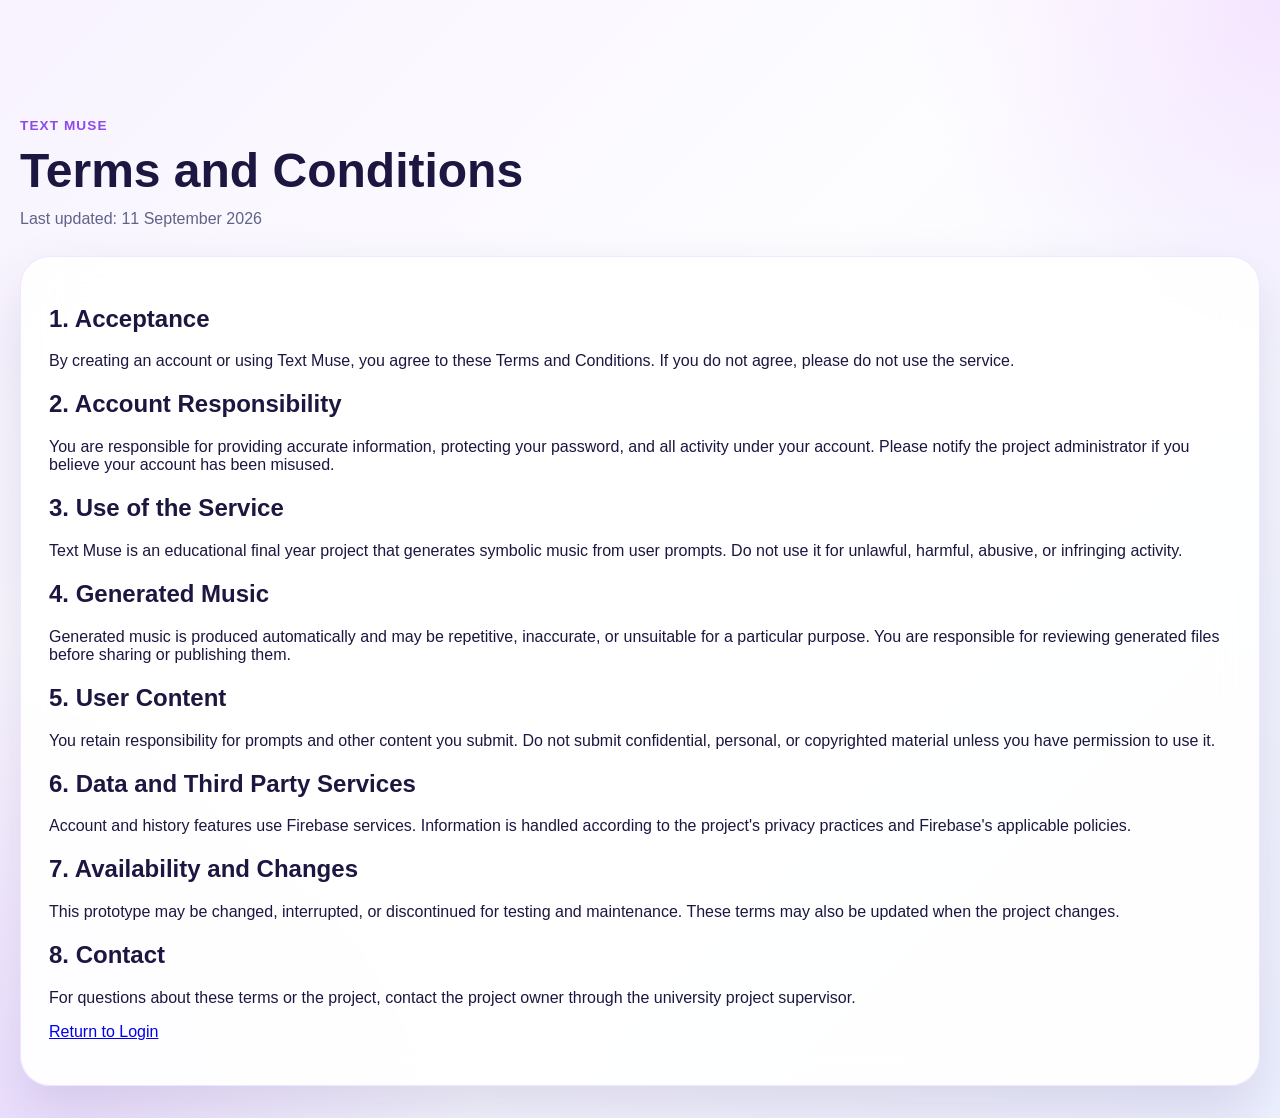
<file: web/frontend/terms.html>
<!DOCTYPE html>
<html lang="en">
<head>
  <meta charset="UTF-8" />
  <meta name="viewport" content="width=device-width, initial-scale=1.0" />
  <title>Text Muse | Terms and Conditions</title>
  <link rel="stylesheet" href="assets/css/style.css" />
</head>
<body>
  <main class="app-shell page-shell">
    <header class="app-header">
      <p class="section-kicker">Text Muse</p>
      <h1>Terms and Conditions</h1>
      <p class="header-copy">Last updated: 11 September 2026</p>
    </header>

    <section class="library-card card terms-content">
      <h2>1. Acceptance</h2>
      <p>By creating an account or using Text Muse, you agree to these Terms and Conditions. If you do not agree, please do not use the service.</p>

      <h2>2. Account Responsibility</h2>
      <p>You are responsible for providing accurate information, protecting your password, and all activity under your account. Please notify the project administrator if you believe your account has been misused.</p>

      <h2>3. Use of the Service</h2>
      <p>Text Muse is an educational final year project that generates symbolic music from user prompts. Do not use it for unlawful, harmful, abusive, or infringing activity.</p>

      <h2>4. Generated Music</h2>
      <p>Generated music is produced automatically and may be repetitive, inaccurate, or unsuitable for a particular purpose. You are responsible for reviewing generated files before sharing or publishing them.</p>

      <h2>5. User Content</h2>
      <p>You retain responsibility for prompts and other content you submit. Do not submit confidential, personal, or copyrighted material unless you have permission to use it.</p>

      <h2>6. Data and Third Party Services</h2>
      <p>Account and history features use Firebase services. Information is handled according to the project's privacy practices and Firebase's applicable policies.</p>

      <h2>7. Availability and Changes</h2>
      <p>This prototype may be changed, interrupted, or discontinued for testing and maintenance. These terms may also be updated when the project changes.</p>

      <h2>8. Contact</h2>
      <p>For questions about these terms or the project, contact the project owner through the university project supervisor.</p>

      <p><a href="login.html">Return to Login</a></p>
    </section>
  </main>
</body>
</html>
</file>
<file: web/frontend/assets/css/style.css>
:root {
  --bg-main: linear-gradient(135deg, #f8f3ff 0%, #fdfdff 45%, #eef2ff 100%);
  --panel: rgba(255, 255, 255, 0.9);
  --panel-border: rgba(155, 107, 255, 0.16);
  --soft-border: rgba(75, 39, 137, 0.12);
  --text-strong: #1b1740;
  --text-body: #5f6386;
  --text-soft: #8f93b3;
  --accent-strong: #7b16ff;
  --accent-fade: linear-gradient(135deg, #c126ff 0%, #7b16ff 100%);
  --chip-bg: #eef2fb;
  --shadow-xl: 0 28px 60px rgba(47, 22, 103, 0.14);
  --shadow-md: 0 14px 32px rgba(45, 20, 88, 0.1);
  --radius-xl: 30px;
  --radius-lg: 22px;
}

* {
  box-sizing: border-box;
}

body {
  margin: 0;
  min-height: 100vh;
  font-family: "Roboto Condensed", "Outfit", Arial, sans-serif;
  color: var(--text-strong);
  background:
    radial-gradient(circle at top right, rgba(194, 38, 255, 0.1), transparent 22%),
    radial-gradient(circle at bottom left, rgba(123, 22, 255, 0.12), transparent 28%),
    var(--bg-main);
}

button,
input,
a {
  font: inherit;
}

button {
  border: 0;
}

.app-shell {
  width: min(1240px, calc(100% - 32px));
  margin: 0 auto;
  padding: 118px 0 32px;
}

.site-navbar {
  align-items: center;
  display: flex;
  justify-content: space-between;
  left: 0;
  padding: 22px 42px;
  position: fixed;
  right: 0;
  top: 0;
  transition: transform 0.28s ease;
  z-index: 20;
}

.site-navbar.nav-hidden {
  transform: translateY(-110%);
}

.site-navbar::before {
  background: rgba(18, 16, 42, 0.9);
  border: 1px solid rgba(255, 255, 255, 0.08);
  border-radius: 0 0 24px 24px;
  box-shadow: 0 16px 34px rgba(18, 16, 42, 0.22);
  content: "";
  inset: 0;
  position: absolute;
  backdrop-filter: blur(18px);
}

.site-brand,
.site-nav {
  position: relative;
  z-index: 1;
}

.site-brand {
  color: #ffffff;
  font-size: clamp(2rem, 4vw, 3.2rem);
  font-weight: 800;
  letter-spacing: 0.04em;
  line-height: 1;
  text-decoration: none;
  text-shadow:
    0 2px 4px rgba(6, 9, 28, 0.7),
    0 10px 24px rgba(6, 9, 28, 0.42),
    0 0 18px rgba(190, 132, 255, 0.32);
}

.site-nav {
  align-items: center;
  display: flex;
  gap: 12px;
}

.site-nav-link,
.site-nav-button {
  align-items: center;
  border: 0;
  border-radius: 14px;
  display: inline-flex;
  font: inherit;
  font-weight: 800;
  justify-content: center;
  min-height: 44px;
  padding: 0 18px;
  text-decoration: none;
  transition: background 0.2s ease, box-shadow 0.2s ease, color 0.2s ease, transform 0.2s ease;
}

.site-nav-link {
  color: rgba(255, 255, 255, 0.76);
}

.site-nav-link:hover,
.site-nav-link.active {
  background: rgba(255, 255, 255, 0.12);
  color: #ffffff;
}

.site-nav-button {
  background: var(--accent-fade);
  box-shadow: 0 14px 24px rgba(123, 22, 255, 0.18);
  color: #ffffff;
  cursor: pointer;
}

.site-nav-button:hover {
  box-shadow: 0 18px 30px rgba(123, 22, 255, 0.24);
  transform: translateY(-1px);
}

.site-user-email {
  color: rgba(255, 255, 255, 0.82);
  font-weight: 700;
  max-width: 220px;
  overflow: hidden;
  text-overflow: ellipsis;
  white-space: nowrap;
}

.app-header {
  margin-bottom: 22px;
}

.section-kicker,
.group-title {
  margin: 0;
  font-size: 0.85rem;
  text-transform: uppercase;
  letter-spacing: 0.08em;
  font-weight: 600;
  color: #8d49ec;
}

.app-header h1 {
  margin: 10px 0 8px;
  font-size: clamp(2rem, 4vw, 3rem);
}

.header-copy {
  margin: 0;
  max-width: 640px;
  color: var(--text-body);
  line-height: 1.6;
}

.workspace-grid {
  display: grid;
  grid-template-columns: minmax(0, 1.25fr) minmax(320px, 0.9fr);
  gap: 24px;
  align-items: start;
}

.card {
  background: var(--panel);
  border: 1px solid var(--panel-border);
  border-radius: var(--radius-xl);
  box-shadow: var(--shadow-xl);
  backdrop-filter: blur(18px);
}

.assistant-panel {
  overflow: hidden;
}

.card-head {
  display: flex;
  align-items: center;
  gap: 16px;
  padding: 24px 28px;
  border-bottom: 1px solid rgba(132, 117, 198, 0.12);
  background: linear-gradient(180deg, rgba(255, 236, 247, 0.8), rgba(255, 255, 255, 0.74));
}

.avatar-badge,
.player-icon {
  display: grid;
  place-items: center;
  border-radius: 50%;
  background: linear-gradient(135deg, #ff5db0, #8c2eff);
  color: #ffffff;
}

.avatar-badge {
  width: 54px;
  height: 54px;
  font-size: 1.3rem;
}

.card-head h2,
.player-card h2 {
  margin: 6px 0 0;
  font-size: clamp(1.35rem, 2vw, 1.85rem);
}

.chat-window {
  min-height: 260px;
  max-height: 260px;
  overflow-y: auto;
  padding: 20px 28px 12px;
  background:
    linear-gradient(180deg, rgba(247, 248, 255, 0.98), rgba(242, 246, 255, 0.92));
}

.chat-window::-webkit-scrollbar {
  width: 10px;
}

.chat-window::-webkit-scrollbar-thumb {
  background: linear-gradient(180deg, #5f5881, #1f1b39);
  border-radius: 999px;
}

.message {
  max-width: 88%;
  padding: 18px 18px 14px;
  border-radius: 22px;
  margin-bottom: 14px;
  line-height: 1.6;
  box-shadow: var(--shadow-md);
}

.message p {
  margin: 0;
}

.message.bot {
  background: #ffffff;
  border-top-left-radius: 12px;
}

.message.user {
  margin-left: auto;
  background: linear-gradient(135deg, #8c2eff, #cb32ff);
  color: #ffffff;
  border-top-right-radius: 12px;
}

.time-stamp {
  display: block;
  margin-top: 10px;
  color: var(--text-soft);
  font-size: 0.82rem;
}

.message.user .time-stamp {
  color: rgba(255, 255, 255, 0.78);
}

.prompt-groups {
  padding: 20px 28px 10px;
}

.prompt-groups > div + div {
  margin-top: 16px;
}

.group-title {
  margin-bottom: 12px;
  color: var(--text-body);
}

.chip-row {
  display: flex;
  flex-wrap: wrap;
  gap: 10px;
}

.chip {
  padding: 10px 16px;
  border-radius: 999px;
  background: var(--chip-bg);
  color: #556086;
  font-weight: 600;
  cursor: pointer;
  transition: background 0.2s ease, color 0.2s ease, transform 0.2s ease;
}

.chip:hover,
.chip.selected {
  background: rgba(160, 0, 255, 0.12);
  color: #7f17ff;
  transform: translateY(-1px);
}

.composer-form {
  display: grid;
  grid-template-columns: 1fr 72px;
  gap: 14px;
  padding: 18px 28px 10px;
}

.composer-form input {
  min-height: 60px;
  border-radius: 18px;
  border: 1px solid rgba(132, 117, 198, 0.16);
  background: #eef3fb;
  padding: 0 20px;
  font-size: 1.05rem;
  color: var(--text-strong);
  outline: none;
}

.composer-form button,
.generate-button,
.download-button {
  border-radius: 18px;
  cursor: pointer;
  transition: transform 0.2s ease, box-shadow 0.2s ease, opacity 0.2s ease;
}

.composer-form button:hover,
.generate-button:hover,
.download-button:hover {
  transform: translateY(-1px);
}

.composer-form button {
  color: #ffffff;
  background: linear-gradient(135deg, #cf7cff, #9441ff);
  box-shadow: 0 16px 30px rgba(160, 0, 255, 0.22);
  font-size: 1.3rem;
}

.status-line {
  margin: 0;
  padding: 0 28px 26px;
  color: var(--text-body);
  line-height: 1.5;
}

.status-line.error {
  color: #d53d72;
}

.player-card {
  min-height: 100%;
  padding: 28px;
  display: flex;
  flex-direction: column;
  text-align: center;
}

.player-icon {
  width: 96px;
  height: 96px;
  margin: 0 auto 24px;
  font-size: 2.3rem;
  background: rgba(160, 0, 255, 0.12);
  color: var(--accent-strong);
  box-shadow: inset 0 0 0 1px rgba(160, 0, 255, 0.06);
}

.player-card p {
  margin: 0;
  color: var(--text-body);
  line-height: 1.65;
}

.player-card h2 {
  margin: 10px 0 14px;
}

.player-widget {
  margin: 22px 0 8px;
  padding: 16px;
  border-radius: 20px;
  background: #f4f2fb;
  border: 1px solid var(--soft-border);
}

.player-toggle {
  min-width: 180px;
  min-height: 50px;
  padding: 0 20px;
  border-radius: 16px;
  cursor: pointer;
  font-weight: 700;
  color: #ffffff;
  background: var(--accent-fade);
  box-shadow: 0 14px 24px rgba(123, 22, 255, 0.18);
}

.player-toggle:disabled {
  opacity: 0.6;
  cursor: wait;
}

.player-caption {
  margin-top: 12px !important;
  color: var(--text-soft) !important;
  font-size: 0.95rem;
}

.result-meta {
  display: grid;
  grid-template-columns: repeat(2, minmax(0, 1fr));
  gap: 12px;
  margin: 28px 0 18px;
  text-align: left;
}

.result-meta div {
  padding: 14px 16px;
  border-radius: 18px;
  background: #f4f2fb;
  border: 1px solid var(--soft-border);
}

.result-meta span {
  display: block;
  color: var(--text-soft);
  font-size: 0.82rem;
  text-transform: uppercase;
  letter-spacing: 0.07em;
  margin-bottom: 8px;
}

.result-meta strong {
  font-size: 1rem;
}

.latest-run {
  margin-bottom: 22px;
}

.player-actions {
  display: flex;
  flex-direction: column;
  gap: 12px;
  align-items: center;
  margin-top: auto;
}

.library-card {
  margin-top: 24px;
  padding: 28px;
}

.library-head {
  display: flex;
  align-items: center;
  justify-content: space-between;
  gap: 16px;
}

.library-head h2 {
  margin: 6px 0 0;
  font-size: clamp(1.35rem, 2vw, 1.85rem);
}

.library-copy {
  margin: 12px 0 20px;
  color: var(--text-body);
}

.library-refresh {
  min-height: 44px;
  padding: 0 18px;
  border-radius: 14px;
  cursor: pointer;
  font-weight: 700;
  color: #7f17ff;
  background: rgba(160, 0, 255, 0.08);
}

.library-list {
  display: grid;
  gap: 14px;
}

.library-item {
  display: grid;
  grid-template-columns: minmax(0, 1fr) auto;
  gap: 16px;
  align-items: center;
  padding: 20px;
  border-radius: 20px;
  background: #f4f2fb;
  border: 1px solid var(--soft-border);
  transition: border-color 0.2s ease, box-shadow 0.2s ease, transform 0.2s ease;
}

.library-item:hover {
  border-color: rgba(123, 22, 255, 0.24);
  box-shadow: var(--shadow-md);
  transform: translateY(-1px);
}

.library-item-main {
  min-width: 0;
}

.library-title-row {
  align-items: center;
  display: flex;
  flex-wrap: wrap;
  gap: 10px;
  margin-bottom: 8px;
}

.library-item h3 {
  margin: 0;
  font-size: 1.05rem;
  overflow: hidden;
  text-overflow: ellipsis;
  white-space: nowrap;
}

.library-emotion {
  border-radius: 999px;
  background: rgba(160, 0, 255, 0.1);
  color: #7f17ff;
  font-size: 0.82rem;
  font-weight: 800;
  padding: 6px 10px;
  text-transform: uppercase;
}

.library-item p {
  margin: 0;
  color: var(--text-body);
  line-height: 1.55;
}

.library-prompt {
  display: -webkit-box;
  max-width: 780px;
  overflow: hidden;
  -webkit-box-orient: vertical;
  -webkit-line-clamp: 2;
}

.library-meta {
  margin-top: 8px !important;
  color: var(--text-soft) !important;
  font-size: 0.88rem;
}

.library-tags {
  display: flex;
  flex-wrap: wrap;
  gap: 8px;
  margin-top: 12px;
}

.library-tags span {
  border: 1px solid rgba(132, 117, 198, 0.14);
  border-radius: 999px;
  color: var(--text-soft);
  font-size: 0.84rem;
  font-weight: 700;
  padding: 6px 10px;
}

.library-actions {
  display: flex;
  flex-wrap: wrap;
  gap: 10px;
  justify-content: flex-end;
}

.library-button,
.library-link,
.library-danger {
  min-height: 42px;
  padding: 0 16px;
  border-radius: 14px;
  display: inline-flex;
  align-items: center;
  justify-content: center;
  text-decoration: none;
  font-weight: 700;
  white-space: nowrap;
}

.library-button {
  cursor: pointer;
  color: #ffffff;
  background: var(--accent-fade);
}

.library-link {
  color: #7f17ff;
  background: rgba(160, 0, 255, 0.08);
  border: 0;
  cursor: pointer;
}

.library-danger {
  background: #d53d72;
  border: 0;
  box-shadow: 0 10px 18px rgba(213, 61, 114, 0.18);
  color: #ffffff;
  cursor: pointer;
}

.library-danger:hover {
  background: #b72f5f;
}

.library-empty {
  margin: 0;
  padding: 18px 20px;
  border-radius: 20px;
  background: #f4f2fb;
  border: 1px dashed var(--soft-border);
  color: var(--text-body);
}

.generate-button,
.download-button {
  min-width: 210px;
  min-height: 58px;
  padding: 0 24px;
  text-decoration: none;
  font-weight: 700;
}

.generate-button {
  color: #ffffff;
  background: var(--accent-fade);
  box-shadow: 0 20px 34px rgba(123, 22, 255, 0.24);
}

.generate-button:disabled {
  opacity: 0.6;
  cursor: wait;
}

.download-button {
  display: inline-flex;
  align-items: center;
  justify-content: center;
  color: #7f17ff;
  background: rgba(160, 0, 255, 0.08);
}

.hidden {
  display: none;
}

@media (max-width: 900px) {
  .workspace-grid,
  .result-meta {
    grid-template-columns: 1fr;
  }
}

@media (max-width: 640px) {
  .app-shell {
    width: min(100% - 20px, 1240px);
    padding-top: 154px;
  }

  .site-navbar {
    align-items: flex-start;
    display: grid;
    gap: 14px;
    padding: 18px 20px;
  }

  .site-brand {
    font-size: 2rem;
  }

  .site-nav {
    flex-wrap: wrap;
  }

  .site-nav-link,
  .site-nav-button {
    min-height: 40px;
    padding: 0 14px;
  }

  .card-head,
  .prompt-groups,
  .composer-form,
  .status-line,
  .player-card {
    padding-left: 18px;
    padding-right: 18px;
  }

  .chat-window {
    padding-left: 18px;
    padding-right: 18px;
  }

  .composer-form {
    grid-template-columns: 1fr;
  }

  .composer-form button,
  .generate-button,
  .download-button,
  .library-refresh {
    width: 100%;
  }

  .library-head,
  .library-item {
    grid-template-columns: 1fr;
  }

  .library-actions {
    justify-content: stretch;
  }
}

.auth-page {
  display: grid;
  min-height: 100vh;
  overflow: hidden;
  padding: 24px;
  place-items: center;
  position: relative;
}

.auth-page::before {
  background:
    linear-gradient(rgba(9, 11, 30, 0.54), rgba(9, 11, 30, 0.66)),
    url("../img/muse_chat.jpg") center / cover no-repeat;
  content: "";
  filter: blur(6px);
  inset: -12px;
  position: absolute;
  transform: scale(1.03);
}

.auth-page::after {
  background: radial-gradient(circle at 50% 24%, rgba(255, 255, 255, 0.16), transparent 34%);
  content: "";
  inset: 0;
  position: absolute;
}

.auth-panel {
  background: rgba(255, 255, 255, 0.9);
  border: 1px solid rgba(255, 255, 255, 0.62);
  border-radius: 24px;
  box-shadow: 0 26px 70px rgba(9, 11, 30, 0.34);
  padding: 34px;
  position: relative;
  width: min(100%, 430px);
  z-index: 1;
}

.auth-panel h1 {
  font-size: 2.6rem;
  line-height: 1;
  margin: 10px 0 12px;
}

.auth-panel .muted {
  color: var(--text-body);
  line-height: 1.55;
  margin: 0 0 20px;
}

.auth-panel label {
  color: var(--text-strong);
  display: block;
  font-weight: 700;
  margin: 16px 0 8px;
}

.auth-panel input {
  background: rgba(255, 255, 255, 0.92);
  border: 1px solid rgba(132, 117, 198, 0.2);
  border-radius: 16px;
  color: var(--text-strong);
  min-height: 52px;
  outline: none;
  padding: 0 16px;
  width: 100%;
}

.auth-panel input:focus {
  border-color: rgba(123, 22, 255, 0.55);
  box-shadow: 0 0 0 4px rgba(123, 22, 255, 0.1);
}

.auth-panel .button-row {
  display: grid;
  gap: 12px;
  grid-template-columns: 1fr 1fr;
  margin-top: 22px;
}

.auth-panel button {
  border-radius: 16px;
  cursor: pointer;
  font-weight: 800;
  min-height: 52px;
}

.auth-panel #login-button {
  background: var(--accent-fade);
  color: #ffffff;
  box-shadow: 0 16px 28px rgba(123, 22, 255, 0.22);
}

.auth-panel .secondary {
  background: rgba(160, 0, 255, 0.08);
  color: #7f17ff;
}

.auth-panel .status {
  color: #d53d72;
  line-height: 1.5;
  margin: 16px 0 0;
}

@media (max-width: 520px) {
  .auth-panel {
    padding: 26px;
  }

  .auth-panel .button-row {
    grid-template-columns: 1fr;
  }
}

.auth-navbar {
  align-items: center;
  display: flex;
  justify-content: space-between;
  left: 0;
  padding: 22px 42px;
  position: fixed;
  right: 0;
  top: 0;
  z-index: 5;
}

.auth-brand {
  align-items: center;
  color: #ffffff;
  display: inline-flex;
  font-size: clamp(2rem, 4vw, 3.4rem);
  font-weight: 800;
  letter-spacing: 0.04em;
  line-height: 1;
  text-shadow:
    0 2px 4px rgba(6, 9, 28, 0.72),
    0 10px 24px rgba(6, 9, 28, 0.48),
    0 0 18px rgba(123, 22, 255, 0.38);
  text-decoration: none;
}

.auth-nav-button {
  background: rgba(255, 255, 255, 0.92);
  border-radius: 12px;
  color: #5c1f99;
  cursor: pointer;
  font-weight: 800;
  min-height: 44px;
  padding: 0 18px;
  transition: background 0.2s ease, transform 0.2s ease, box-shadow 0.2s ease;
}

.auth-nav-button:hover {
  background: #ffffff;
  box-shadow: 0 12px 24px rgba(6, 9, 28, 0.22);
  transform: translateY(-1px);
}

.auth-page {
  background:
    linear-gradient(rgba(9, 11, 30, 0.18), rgba(9, 11, 30, 0.32)),
    url("../img/muse_chat.jpg") center / cover no-repeat;
  min-height: 100vh;
  overflow: hidden;
  padding: 96px 24px 28px;
  position: relative;
}

.auth-page::before,
.auth-page::after {
  content: none;
}

.auth-overlay {
  backdrop-filter: blur(5px);
  background: rgba(8, 8, 24, 0.34);
  inset: 0;
  position: fixed;
}

.auth-popup {
  background: #ffffff;
  border-radius: 14px;
  box-shadow: 0 28px 80px rgba(6, 9, 28, 0.38);
  display: grid;
  grid-template-columns: minmax(260px, 0.92fr) minmax(320px, 1fr);
  max-width: 880px;
  min-height: 520px;
  overflow: hidden;
  position: relative;
  width: min(100%, 880px);
  z-index: 2;
}

.auth-side {
  background:
    linear-gradient(rgba(50, 16, 95, 0.72), rgba(16, 18, 50, 0.82)),
    url("../img/muse_log.jpg") center / cover no-repeat;
  color: #ffffff;
  display: flex;
  flex-direction: column;
  justify-content: center;
  padding: 46px 36px;
}

.auth-side .section-kicker {
  color: rgba(255, 255, 255, 0.74);
}

.auth-side h1 {
  font-size: clamp(2.1rem, 4vw, 3rem);
  line-height: 1;
  margin: 12px 0 16px;
}

.auth-side p:last-child {
  color: rgba(255, 255, 255, 0.82);
  line-height: 1.7;
  margin: 0;
}

.auth-form-wrap {
  display: grid;
  position: relative;
}

.auth-form-panel {
  align-self: center;
  grid-area: 1 / 1;
  opacity: 1;
  padding: 44px 42px;
  transition: opacity 0.2s ease, transform 0.2s ease, visibility 0.2s ease;
  visibility: visible;
}

.auth-register-panel {
  opacity: 0;
  pointer-events: none;
  transform: translateX(20px);
  visibility: hidden;
}

.auth-popup.show-register .auth-login-panel {
  opacity: 0;
  pointer-events: none;
  transform: translateX(-20px);
  visibility: hidden;
}

.auth-popup.show-register .auth-register-panel {
  opacity: 1;
  pointer-events: auto;
  transform: translateX(0);
  visibility: visible;
}

.auth-form-panel h2 {
  color: var(--text-strong);
  font-size: 2rem;
  letter-spacing: 0.03em;
  margin: 0 0 10px;
  text-transform: uppercase;
}

.auth-form-copy {
  color: var(--text-body);
  line-height: 1.55;
  margin: 0 0 22px;
}

.auth-form-panel label {
  color: var(--text-body);
  display: block;
  font-weight: 700;
  margin: 16px 0 8px;
}

.auth-form-panel input[type="email"],
.auth-form-panel input[type="password"],
.auth-form-panel input[type="text"] {
  background: #f7f5fb;
  border: 1px solid rgba(132, 117, 198, 0.22);
  border-radius: 8px;
  color: var(--text-strong);
  min-height: 54px;
  outline: none;
  padding: 0 15px;
  width: 100%;
}

.auth-form-panel input:focus {
  border-color: rgba(123, 22, 255, 0.55);
  box-shadow: 0 0 0 4px rgba(123, 22, 255, 0.1);
}

.forgot-pass {
  color: #7f17ff;
  display: inline-block;
  font-weight: 700;
  margin: 14px 0 22px;
  text-decoration: none;
}

.auth-primary-button {
  background: var(--accent-fade);
  border-radius: 8px;
  box-shadow: 0 16px 30px rgba(123, 22, 255, 0.24);
  color: #ffffff;
  cursor: pointer;
  font-size: 1.05rem;
  font-weight: 800;
  min-height: 54px;
  width: 100%;
}

.policy-row {
  align-items: flex-start;
  color: var(--text-body);
  display: flex !important;
  gap: 10px;
  line-height: 1.45;
  margin: 16px 0 22px !important;
}

.policy-row input {
  flex: 0 0 auto;
  margin-top: 3px;
  width: auto;
}

.bottom-link {
  color: var(--text-body);
  margin: 18px 0 0;
  text-align: center;
}

.bottom-link button {
  background: transparent;
  color: #7f17ff;
  cursor: pointer;
  font-weight: 800;
  padding: 0;
}

.auth-form-panel .status {
  color: #d53d72;
  line-height: 1.5;
  margin: 14px 0 0;
  min-height: 22px;
}

.field-error {
  display: block;
  color: #d53d72;
  font-size: 0.88rem;
  font-weight: 700;
  line-height: 1.35;
  margin: 8px 0 4px;
  min-height: 20px;
}

@media (max-width: 760px) {
  .auth-navbar {
    padding: 18px 20px;
  }

  .auth-brand {
    font-size: 2rem;
  }

  .auth-popup {
    grid-template-columns: 1fr;
    min-height: auto;
  }

  .auth-side {
    min-height: 220px;
    padding: 34px 28px;
  }

  .auth-form-panel {
    padding: 34px 28px;
  }
}
</file>
